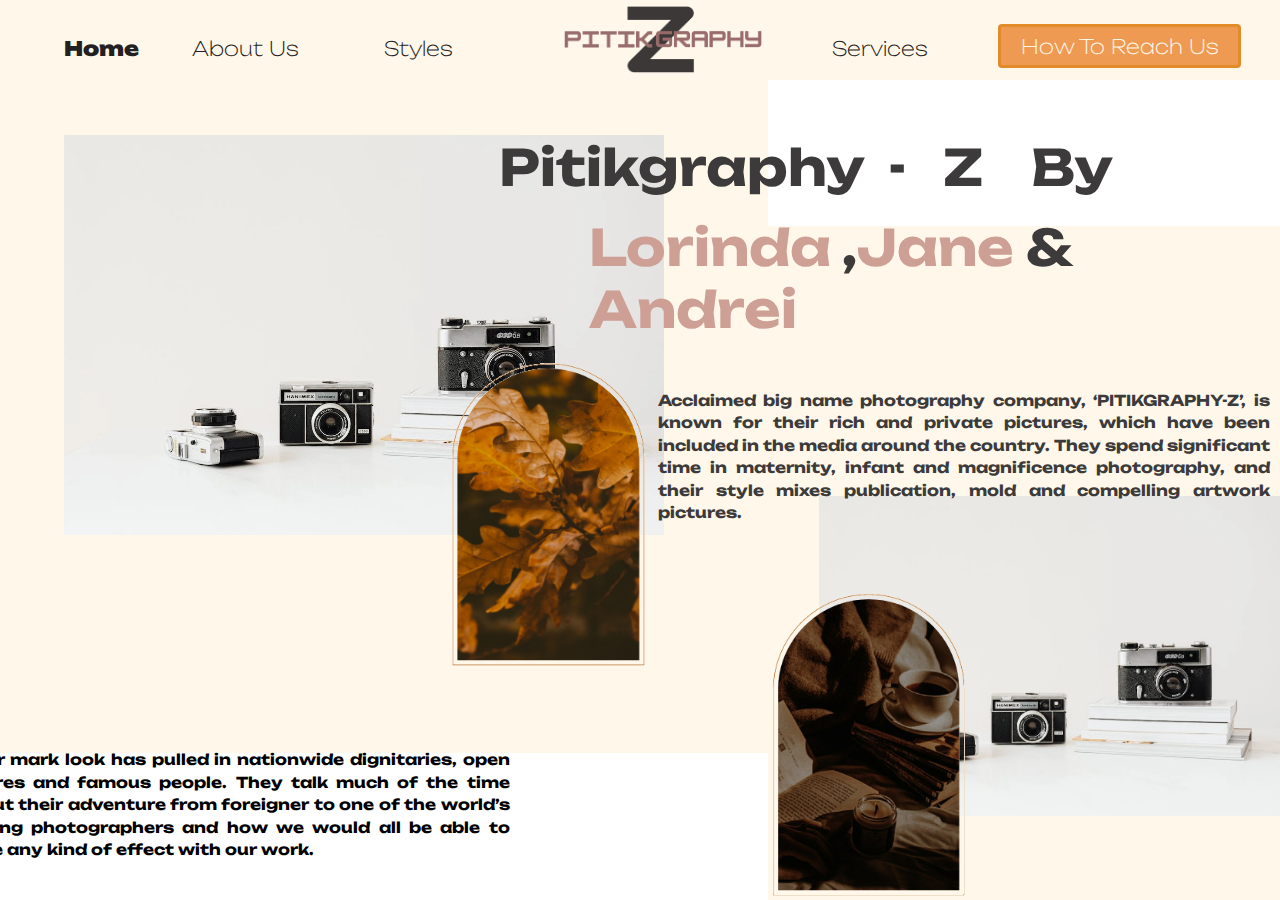
<file: index.html>
<!DOCTYPE html>
<html lang="en">
<head>
    <meta charset="UTF-8">
    <meta http-equiv="X-UA-Compatible" content="IE=edge">
    <meta name="viewport" content="width=device-width, initial-scale=1.0">
    <title>PITIKGRAPHY-Z</title>
    <link rel="shortcut icon" href="./images/icon/favicon.ico" type="image/x-icon">
    <link rel="preconnect" href="https://fonts.googleapis.com">
    <link rel="preconnect" href="https://fonts.gstatic.com" crossorigin>
    <link rel="stylesheet" href="./css/styles.css">
    <link href="https://fonts.googleapis.com/css2?family=Euphoria+Script&family=Exo+2&family=Fresca&family=Kaushan+Script&family=Teko&family=Unbounded&display=swap" rel="stylesheet">
</head>
<body>
    <div class="header">
        <a href="index.html"><img src="./images/header/logow.png" alt="Pitikgraphy Logo"></a>
        <h1 class="home"><a href="index.html">Home</a></h1>
        <h1 class="about"><a href="about.html">About Us</a></h1>
        <h1 class="style"><a href="design.html" target="_top">Styles</a></h1>
        <h1 class="services"><a href="service.html">Services</a></h1>
        <h1 class="reach"><a href="reach.html">How To Reach Us</a></h1>
    </div>

    <div class="top-container">
        <img src="./images/top-container/wallpaper.jpg" alt="INDEX PICTURE">
        <img id="image-one" src="./images/top-container/leaves.png" alt="INDEX PICTURE">
    </div>

    <div class="top-container-right">
        <img src="./images/top-container/wallpaper.jpg" alt="INDEX PICTURE">
        <img id="image-two" src="./images/top-container/books.png" alt="INDEX PICTURE">
    </div>

    <span class="title">Pitikgraphy &nbsp;- &nbsp; Z &nbsp;&nbsp;&nbsp;By</span>
    <span class="title-one"><span id="color-name">Lorinda </span>,<span id="color-name">Jane</span> & <span id="color-name">Andrei</span>
        <p id="top-p">
            Acclaimed big name photography company, ‘PITIKGRAPHY-Z’, is known for their rich and private pictures, which have been included in the media around the country. They spend significant time in maternity, infant and magnificence photography, and their style mixes publication, mold and compelling artwork pictures.
        </p>

        <p id="top-p2">Their mark look has pulled in nationwide dignitaries, open figures and famous people. They talk much of the time about their adventure from foreigner to one of the world’s driving photographers and how we would all be able to have any kind of effect with our work.</p>
</body>
</html>
</file>
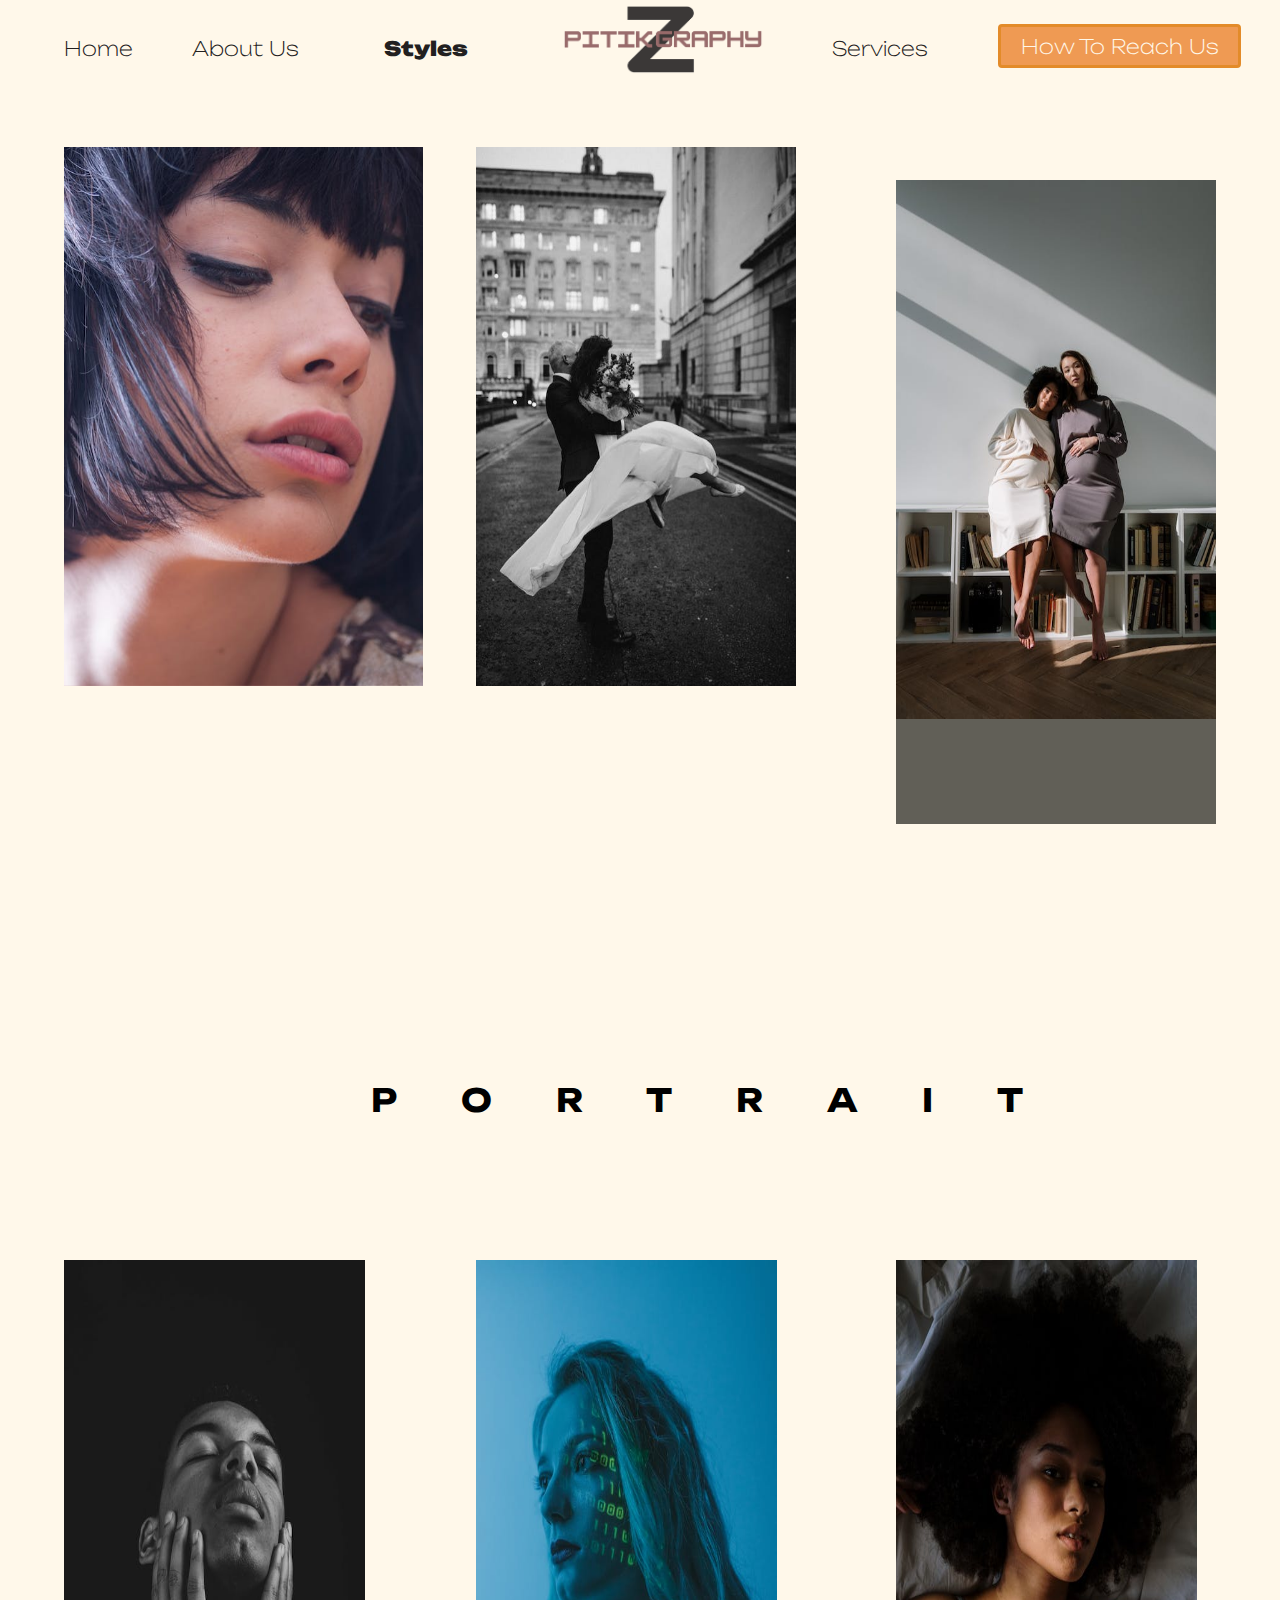
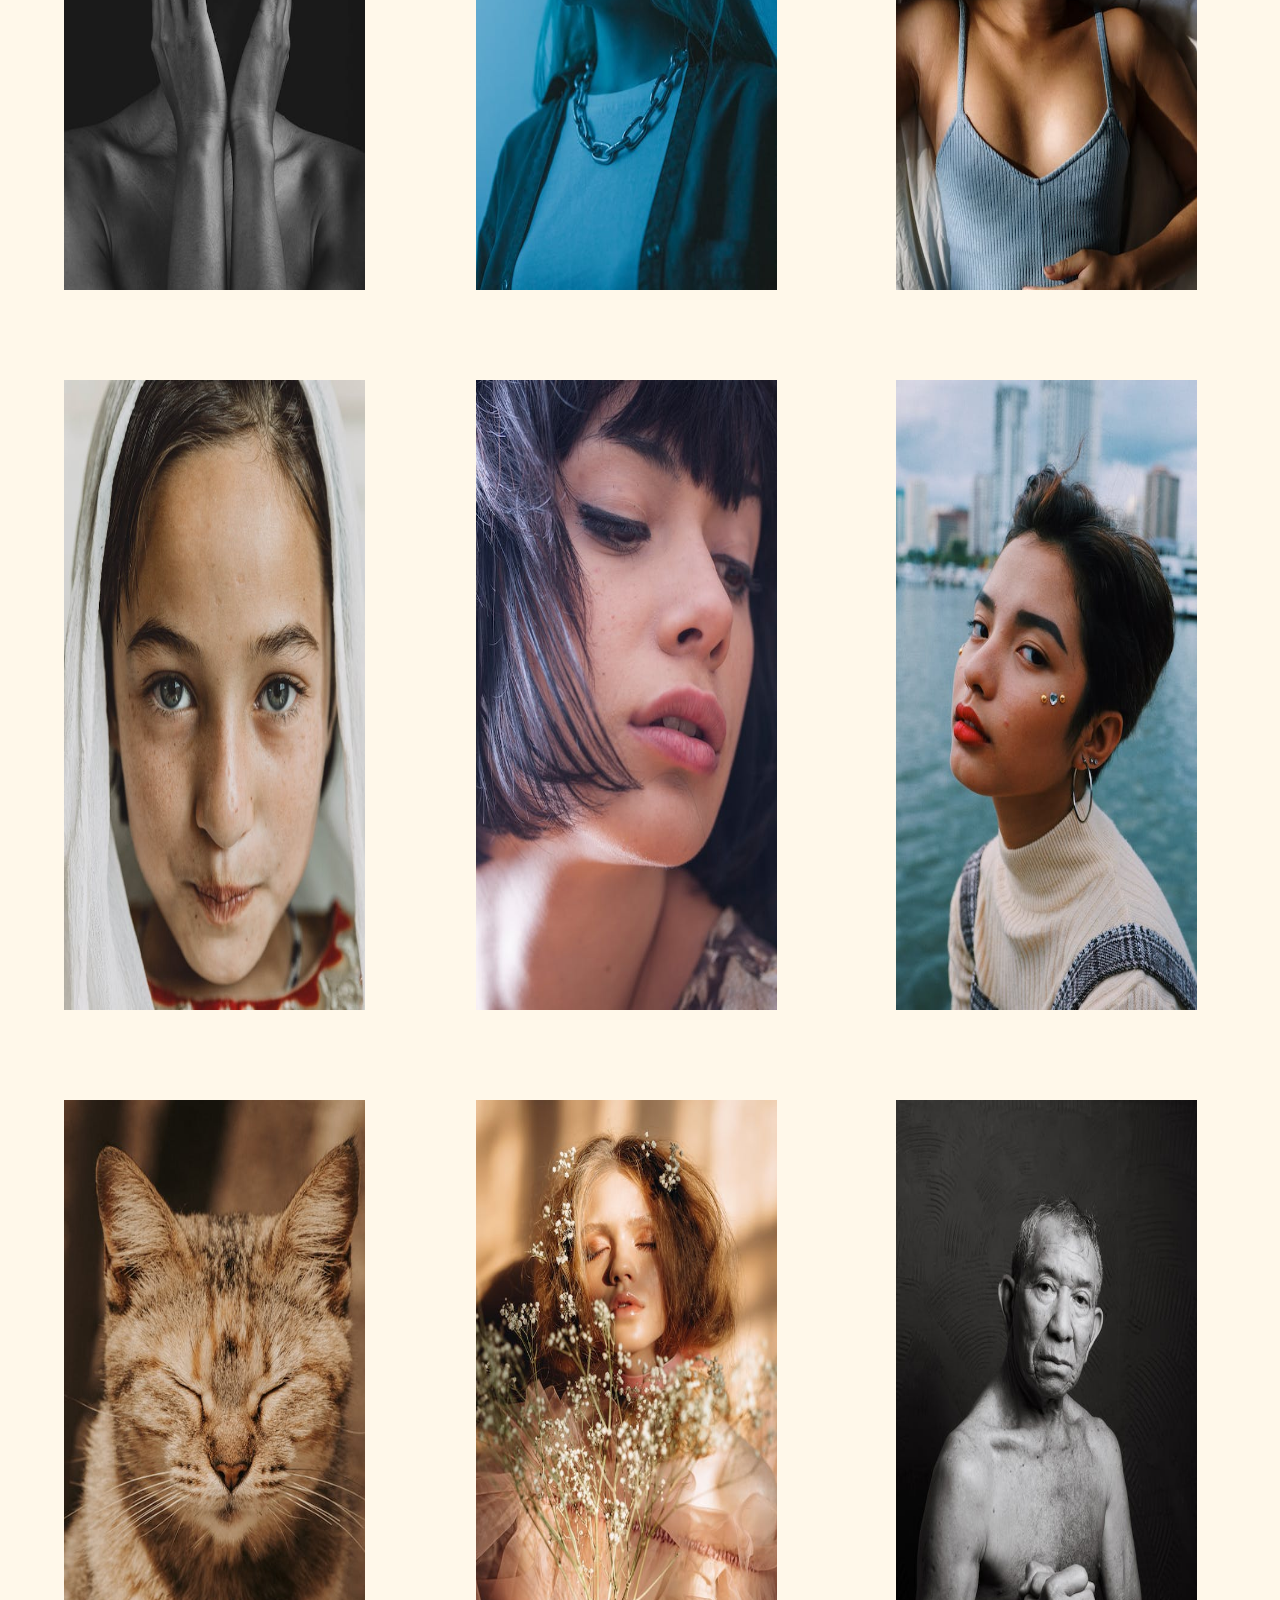
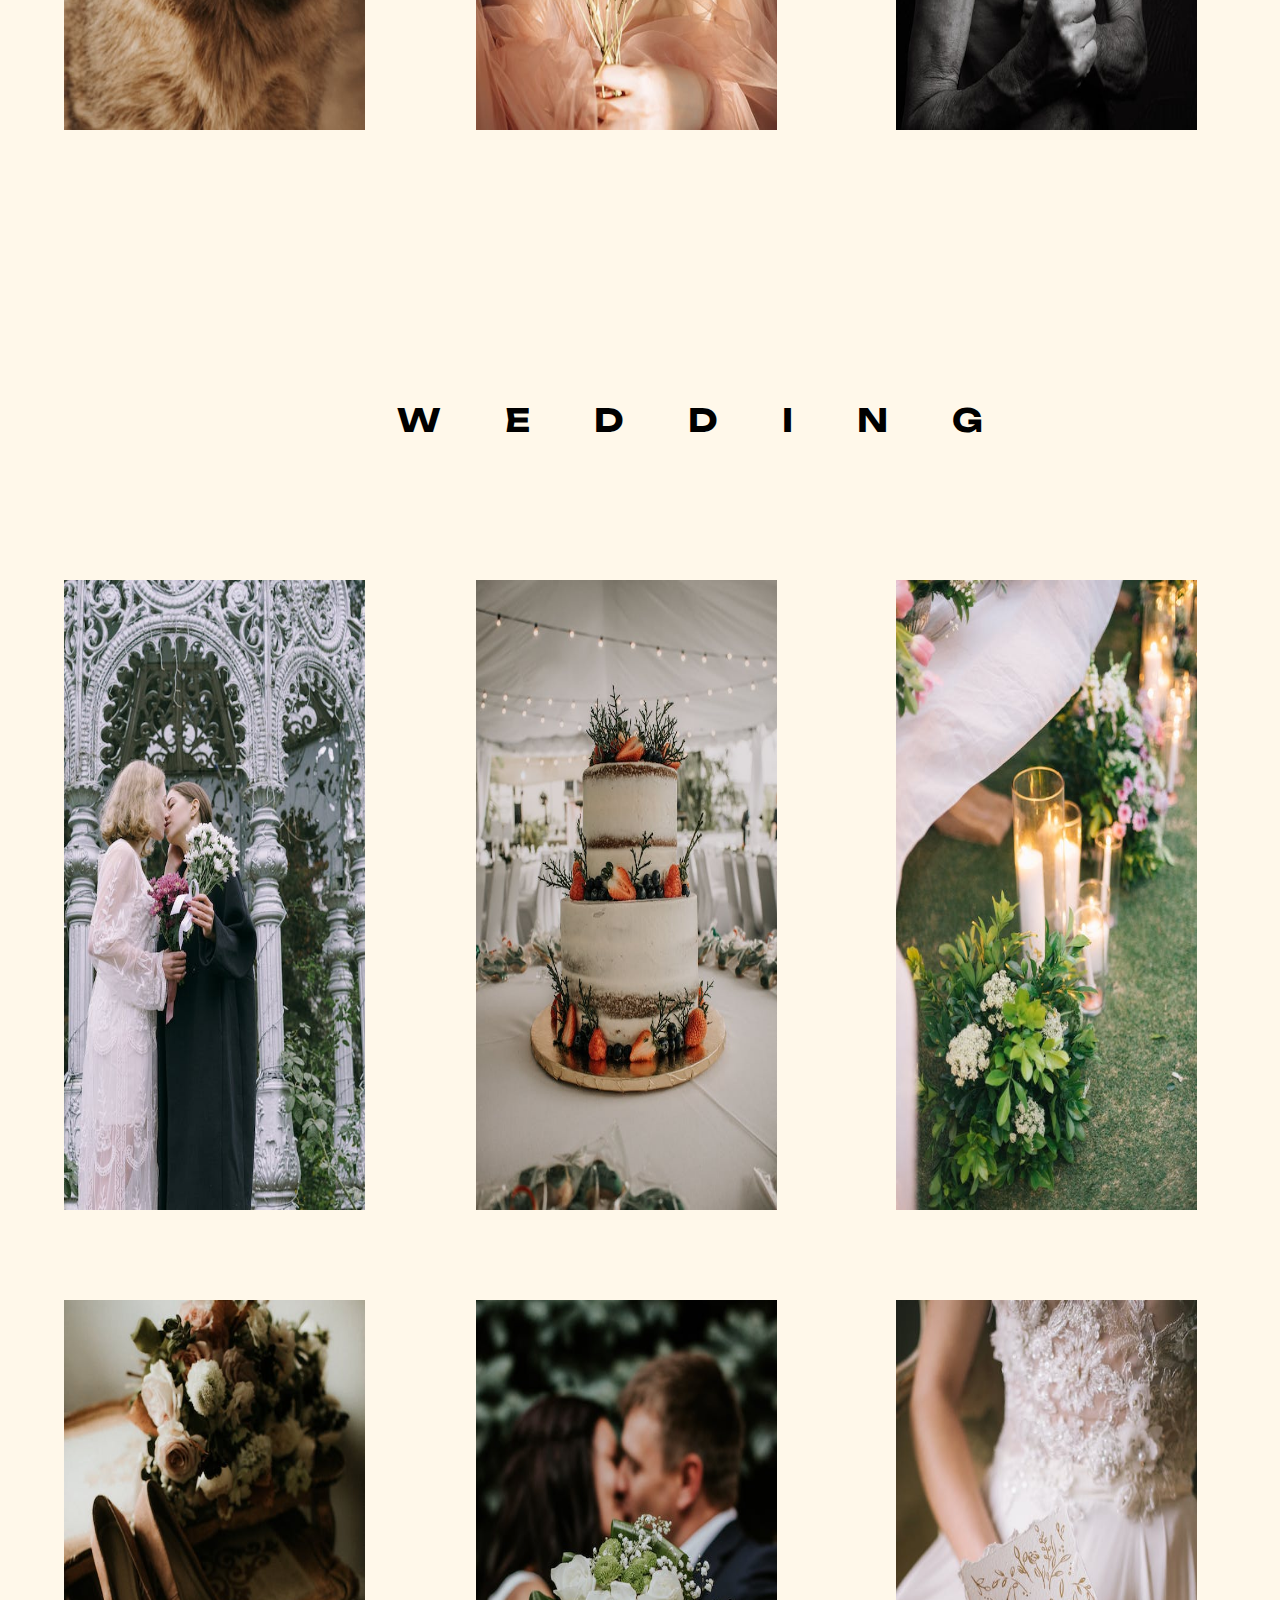
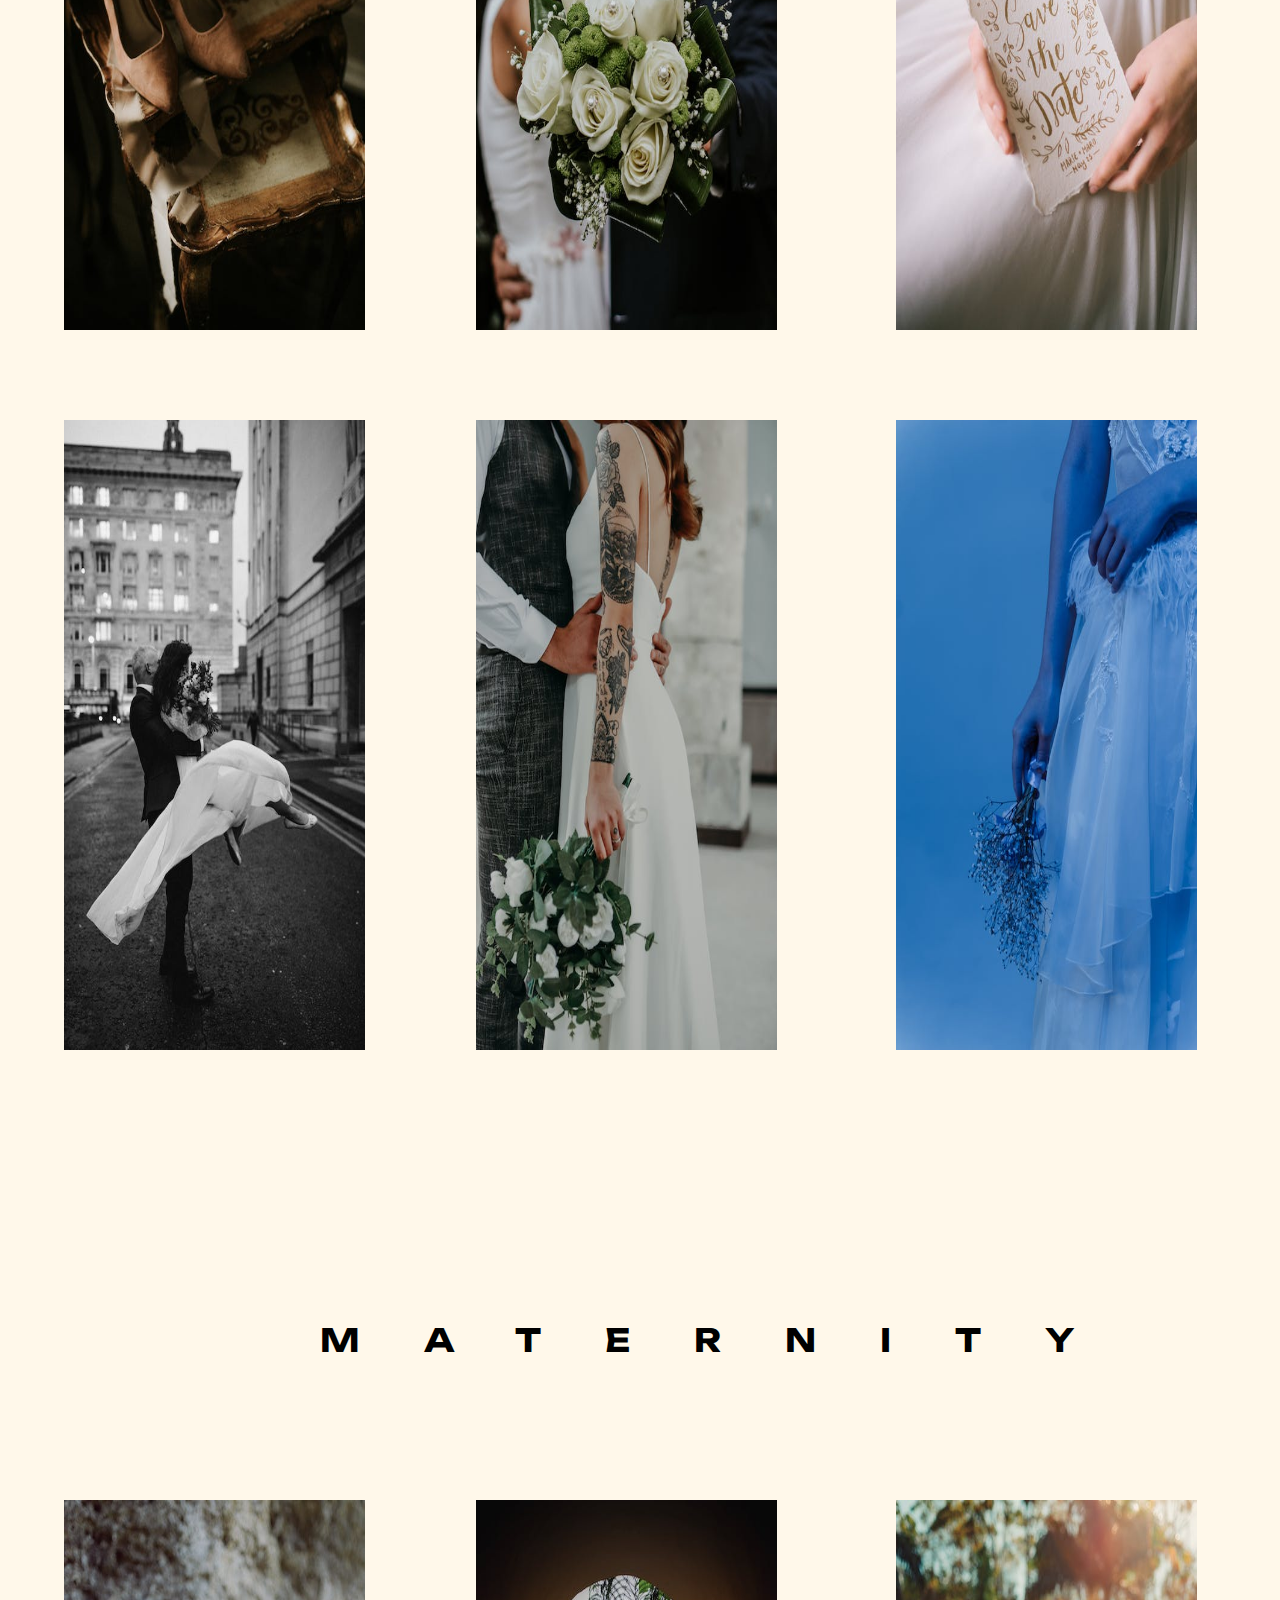
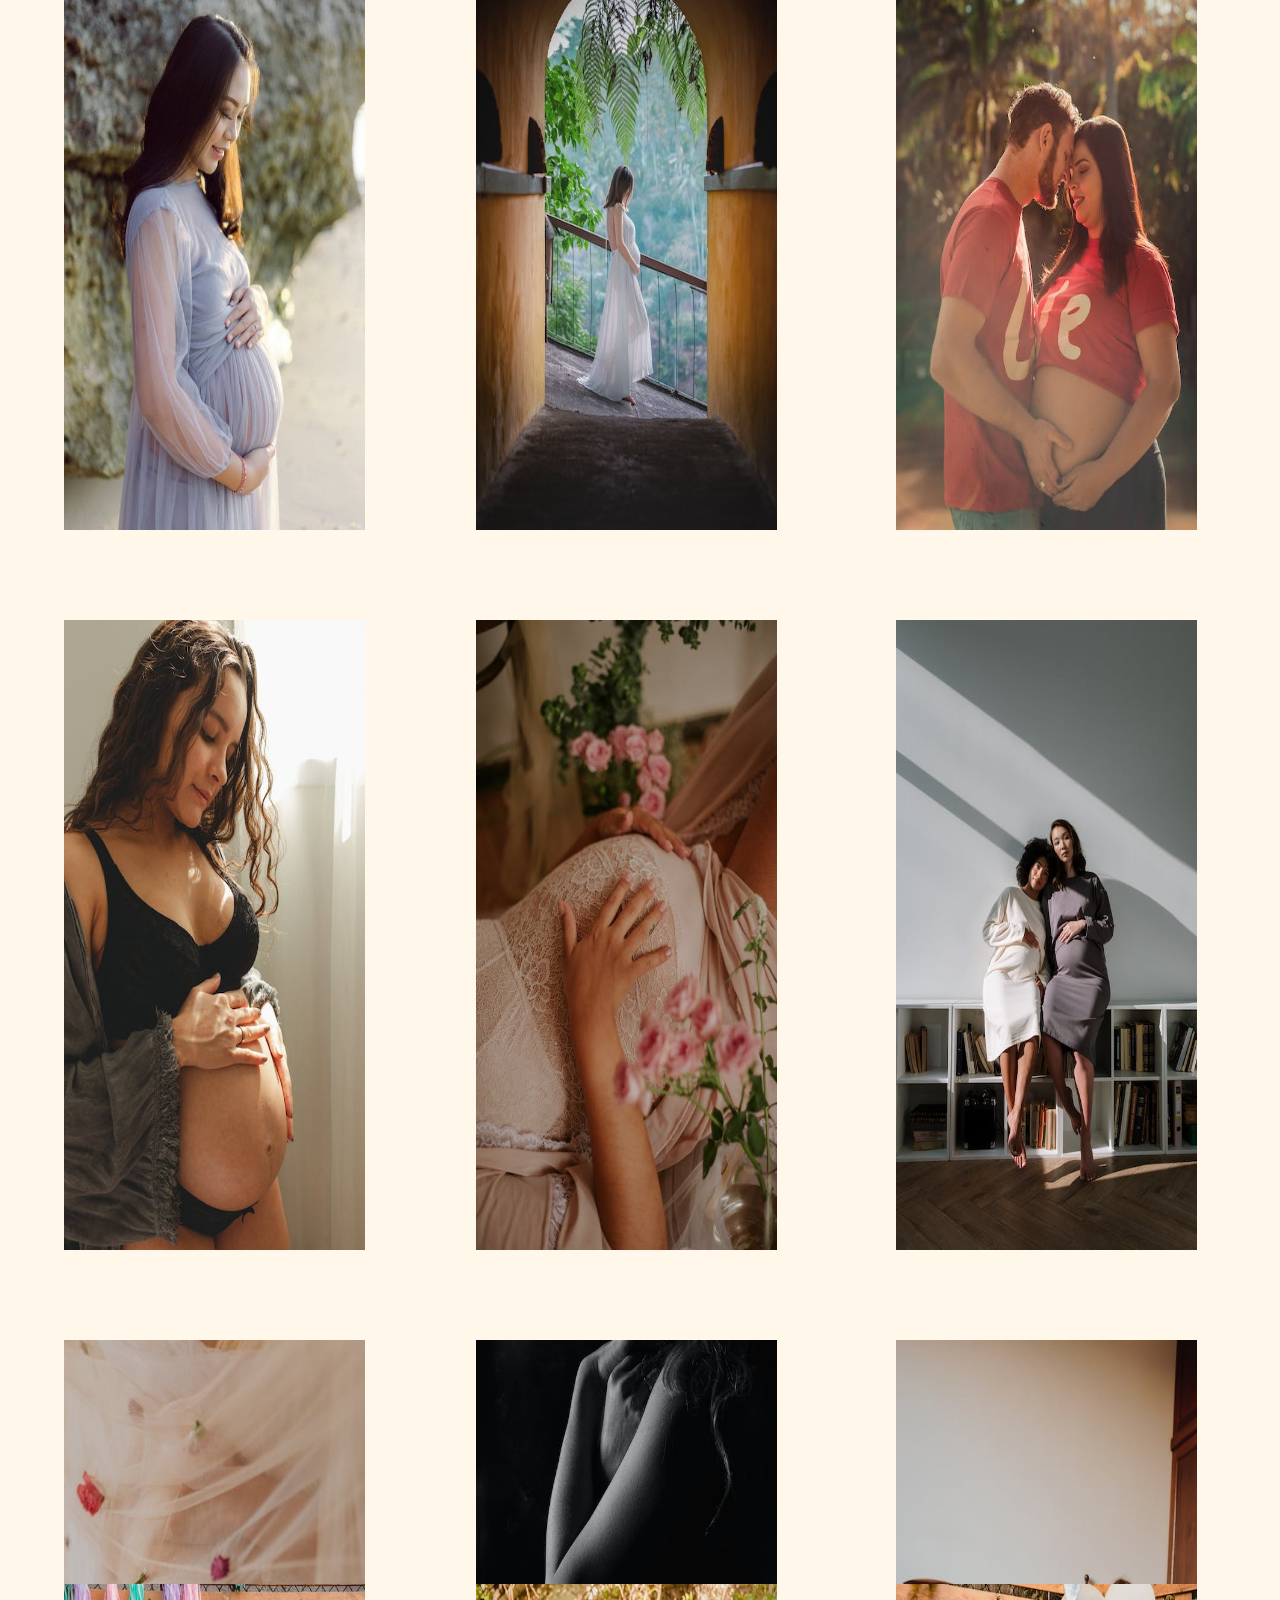
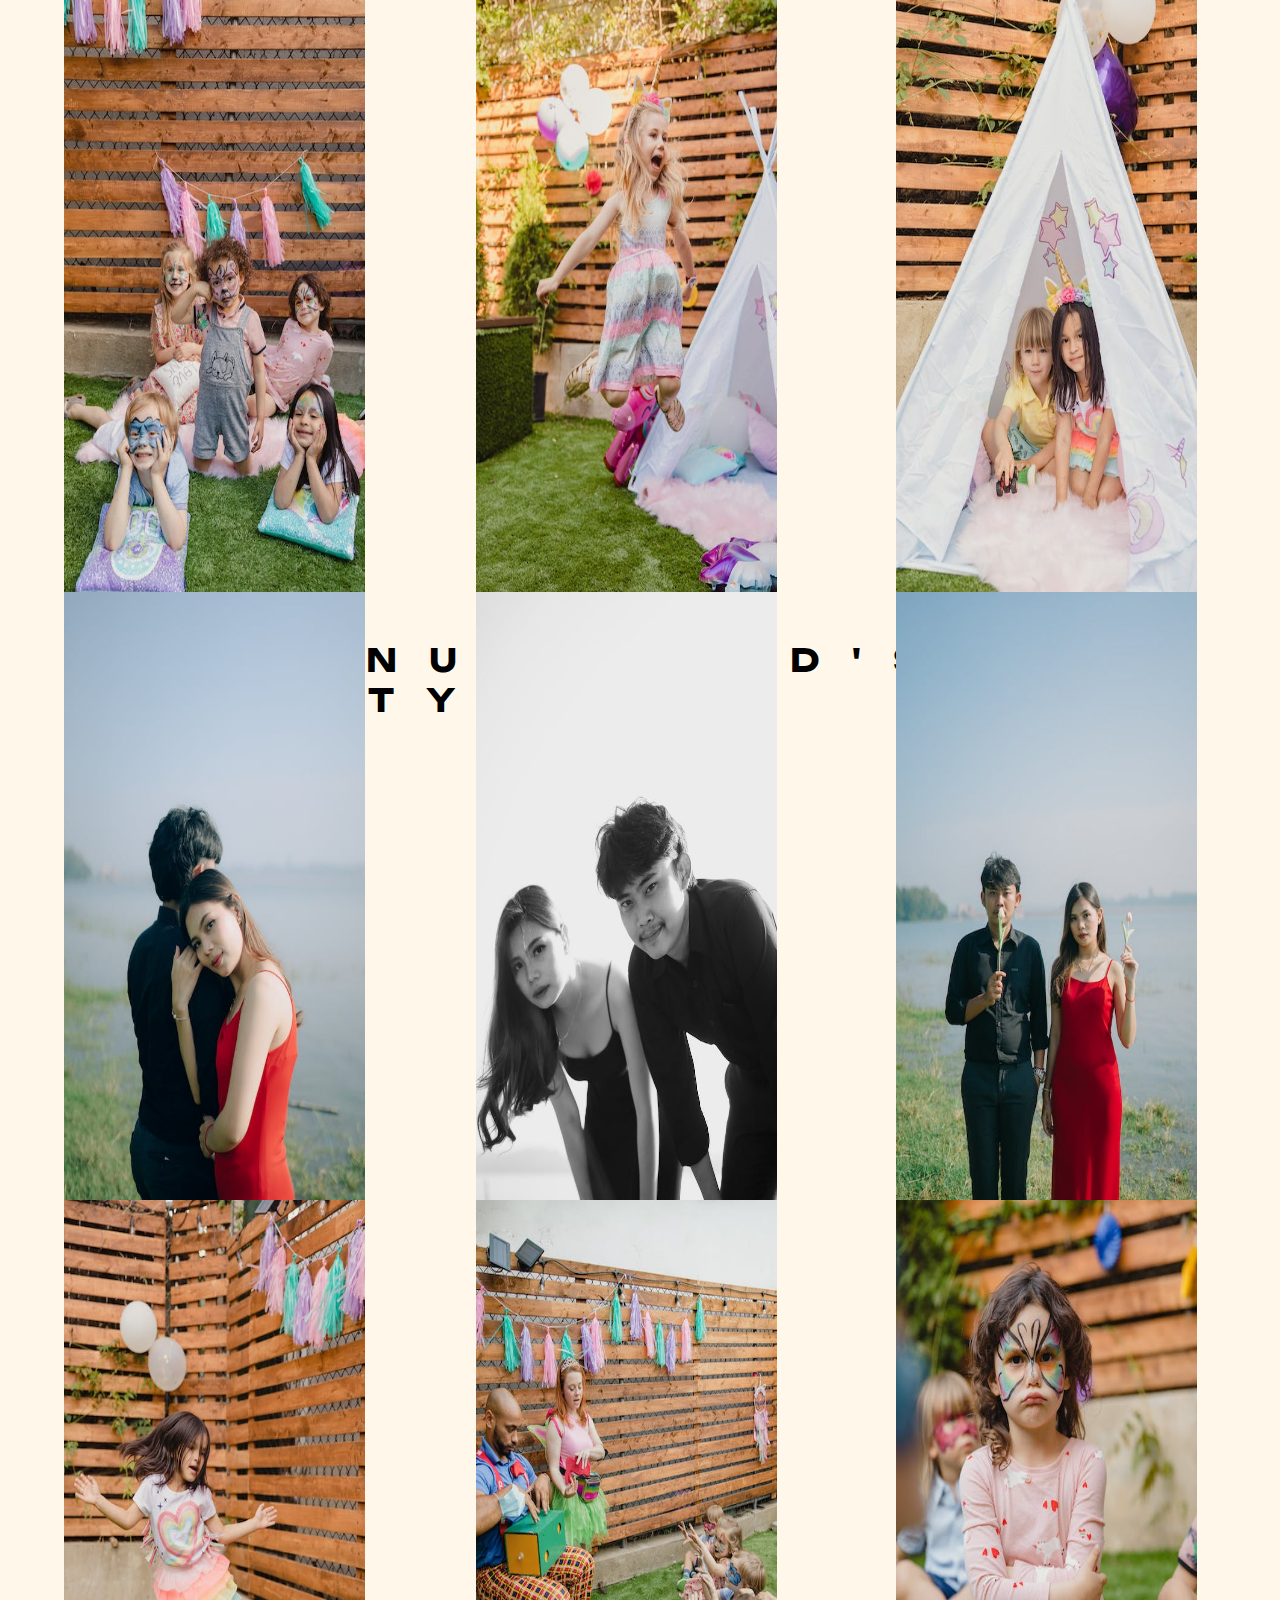
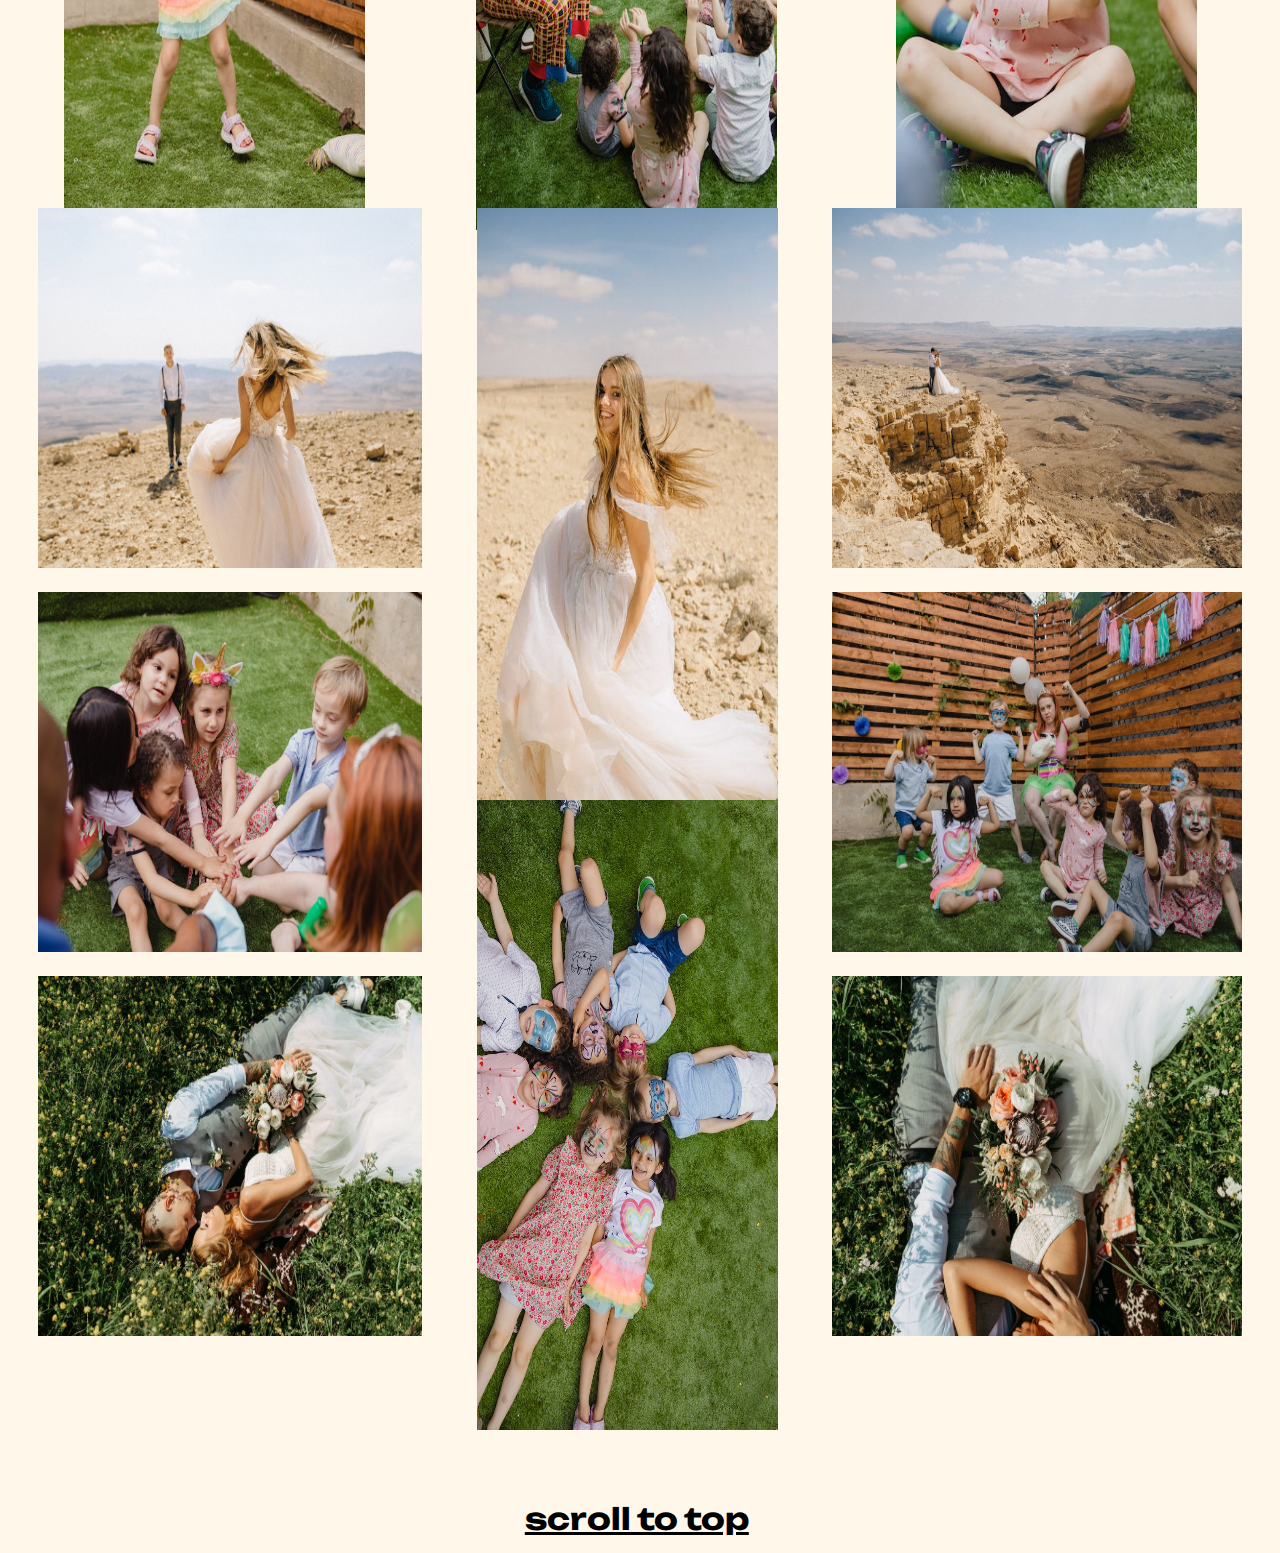
<file: design.html>
<!DOCTYPE html>
<html lang="en">
<head>
    <meta charset="UTF-8">
    <meta http-equiv="X-UA-Compatible" content="IE=edge">
    <meta name="viewport" content="width=device-width, initial-scale=1.0">
    <title>Styles</title>
    <link rel="stylesheet" href="./css/styles.css">
    <link rel="shortcut icon" href="./images/icon/favicon.ico" type="image/x-icon">
    <link rel="preconnect" href="https://fonts.googleapis.com">
    <link rel="preconnect" href="https://fonts.gstatic.com" crossorigin>
    <link href="https://fonts.googleapis.com/css2?family=Euphoria+Script&family=Exo+2&family=Fresca&family=Kaushan+Script&family=Teko&family=Unbounded&display=swap" rel="stylesheet">
</head>
<body>
    <div class="header">
        <a href="index.html"><img src="./images/header/logow.png" alt="Pitikgraphy Logo"></a>
        <h1 class="home"><a href="index.html" id="home-boldnot">Home</a></h1>
        <h1 class="about"><a href="about.html">About Us</a></h1>
        <h1 class="style"><a href="design.html" id="styles-bold">Styles</a></h1>
        <h1 class="services"><a href="service.html">Services</a></h1>
        <h1 class="reach"><a href="reach.html">How To Reach Us</a></h1>
    </div>

    <div class="styles-container">
        <div class="container">
            <img src="./images/portrait/nose.jpeg" class="nose-img" alt="Portrait Freckles">
            <div class="nose-more">
                <h1 class="nose-title">Portrait Photography</h1>
                <div class="nose-text"><a href="#port-scroll">more photos</a></div>
            </div>
        </div>
        <div class="container-two">
            <img src="./images/wedding/carry.jpeg" class="carry-img" alt="Carrying Bride">
            <div class="carry-more">
                <h1 class="carry-title">Wedding Photography</h1>
                <div class="carry-text"><a href="#wedd-scroll">more photos</a></div>
            </div>
            </div>
        </div>
        <div class="container-three">
            <img src="./images/fashion/pregg5.jpeg" class="model-img" alt="Two Pregnant Ladies">
            <div class="model-more">
                <h1 class="model-title">Maternity Photography</h1>
                <div class="model-text"><a href="#maternity-scroll">more photos</a></div>
            </div>  
            </div>
        </div>
    </div>

    <div class="portrait-more">
        <h1 class="portrait-text"><a href="design.html" id="port-scroll">PORTRAIT</a></h1>
        <div class="portrait1"> 
            <img src="./images/portrait/black.jpeg" id="portblack" alt="Portrait Black">
        </div>
        <div class="portrait2">
            <img src="./images/portrait/blue.jpeg" id="portblue" alt="Portrait Blue">
        </div>
        <div class="portrait3">
            <img src="./images/portrait/brown.jpeg" id="portbrown" alt="Portrait Laying">
        </div>
        <div class="portrait4">
            <img src="./images/portrait/kid.jpeg" id="portkid" alt="Portrait of a Kid">
        </div>
        <div class="portrait5">
            <img src="./images/portrait/nose.jpeg" id="portnose" alt="Portrait Freckles">
        </div>
        <div class="portrait6">
            <img src="./images/portrait/pierce.jpeg" id="portpierce" alt="Portrait Beads">
        </div>
        <div class="portrait7">
            <img src="./images/portrait/cat.jpeg" id="portcat" alt="Portrait of a Cat">
        </div>
        <div class="portrait8">
            <img src="./images/portrait/her.jpeg" id="portcat1" alt="Portrait Flower">
        </div>
        <div class="portrait9">
            <img src="./images/portrait/sir.jpeg" id="portcat2" alt="Portrait of an Old Man">
        </div>
        
        <h1 class="wedding-text"><a href="design.html" id="wedd-scroll">WEDDING</a></h1>
        <div class="wedding1"> 
            <img src="./images/wedding/bading.jpeg" id="weddbading" alt="Two Ladies Wedding">
        </div>
        <div class="wedding2"> 
            <img src="./images/wedding/cake.jpeg" id="weddcake" alt="Wedding Cake">
        </div>
        <div class="wedding3"> 
            <img src="./images/wedding/candles.jpeg" id="weddcandles" alt="Wedding Candles">
        </div>
        <div class="wedding4"> 
            <img src="./images/wedding/shoes.jpeg" id="weddshoes" alt="Bride's Shoes">
        </div>
        <div class="wedding5"> 
            <img src="./images/wedding/flower.jpeg" id="weddflower" alt="Bride's Flower">
        </div>
        <div class="wedding6"> 
            <img src="./images/wedding/invite.jpeg" id="weddinvite" alt="Bride's Invitation Card">
        </div>
        <div class="wedding7"> 
            <img src="./images/wedding/carry.jpeg" id="wedd1" alt="Carrying Bride">
        </div>
        <div class="wedding8"> 
            <img src="./images/wedding/tattoo.jpeg" id="wedd2" alt="Tatted Bride">
        </div>
        <div class="wedding9"> 
            <img src="./images/wedding/blues.jpeg" id="wedd3" alt="Lonely Bride">
        </div> 

        <h1 class="maternity-text"><a href="design.html" id="maternity-scroll">MATERNITY</a></h1>
        <div class="maternity1"> 
            <img src="./images/fashion/model.jpeg" id="maternity01" alt="Pregnant in Beach">
        </div>
        <div class="maternity2"> 
            <img src="./images/fashion/pregg.jpeg" id="maternity02" alt="pregnant in a Cave Type">
        </div>
        <div class="maternity3"> 
            <img src="./images/fashion/pregg2.jpeg" id="maternity03" alt="Mommy and Daddy pictures">
        </div>
        <div class="maternity4"> 
            <img src="./images/fashion/pregg3.jpeg" id="maternity04" alt="Home Session Maternity Photography">
        </div>
        <div class="maternity5"> 
            <img src="./images/fashion/pregg4.jpeg" id="maternity05" alt="No face Photography for Maternity">
        </div>
        <div class="maternity6"> 
            <img src="./images/fashion/pregg5.jpeg" id="maternity06" alt="Two Ladies">
        </div>
        <div class="maternity7"> 
            <img src="./images/fashion/pregg6.jpeg" id="maternity07" alt="Preggy">
        </div>
        <div class="maternity8"> 
            <img src="./images/fashion/pregg7.jpeg" id="maternity08" alt="Black and White Maternity Photography">
        </div>
        <div class="maternity9"> 
            <img src="./images/fashion/pregg8.jpeg" id="maternity09" alt="Maternity with a kid">

        <h1 class="prenup-kiddie-text"><a href="design.html" id="prekid-scroll">PRENUP & KID'S PARTY</a></h1>

        <div class="prenup01"> 
            <img src="./images/prenup_kiddies/prenup3.jpeg" id="prenup1" alt="">
        </div>
        <div class="prenup02"> 
            <img src="./images/prenup_kiddies/prenup4.jpeg" id="prenup2" alt="">
        </div>
        <div class="prenup03"> 
            <img src="./images/prenup_kiddies/prenup2.jpeg" id="prenup3" alt="">
        </div>
        <div class="birth1"> 
            <img src="./images/prenup_kiddies/kiddie1.jpeg" id="kid1" alt="">
        </div>
        <div class="birth2"> 
            <img src="./images/prenup_kiddies/kiddie2.jpeg" id="kid2" alt="">
        </div>
        <div class="birth3"> 
            <img src="./images/prenup_kiddies/kiddie3.jpeg" id="kid3" alt="">
        </div>
        <div class="prenup04"> 
            <img src="./images/prenup_kiddies/prenup5.jpeg" id="prenup4" alt="">
        </div>
        <div class="prenup05"> 
            <img src="./images/prenup_kiddies/prenup6.jpeg" id="prenup5" alt="">
        </div>
        <div class="prenup06"> 
            <img src="./images/prenup_kiddies/prenup7.jpeg" id="prenup6" alt="">
        </div>
        <div class="birth4"> 
            <img src="./images/prenup_kiddies/kiddie4.jpeg" id="kid4" alt="">
        </div>
        <div class="birth5"> 
            <img src="./images/prenup_kiddies/kiddie7.jpeg" id="kid5" alt="">
        </div>
        <div class="birth6"> 
            <img src="./images/prenup_kiddies/kiddie8.jpeg" id="kid6" alt="">
        </div>
        <div class="prenup07"> 
            <img src="./images/prenup_kiddies/prenup8.jpeg" id="prenup7" alt="">
        </div>
        <div class="prenup08"> 
            <img src="./images/prenup_kiddies/prenup10.jpeg" id="prenup8" alt="">
        </div>
        <div class="prenup09"> 
            <img src="./images/prenup_kiddies/prenup9.jpeg" id="prenup9" alt="">
        </div>
        <div class="birth7"> 
            <img src="./images/prenup_kiddies/kiddie6.jpeg" id="kid7" alt="">
        </div>
        <div class="birth8"> 
            <img src="./images/prenup_kiddies/kiddie5.jpeg" id="kid8" alt="">
        </div>
        <div class="birth9"> 
            <img src="./images/prenup_kiddies/kiddie9.jpeg" id="kid9" alt="">
        </div>  
        <div class="prenup10"> 
            <img src="./images/prenup_kiddies/prenup11.jpeg" id="prenup10" alt="">
        </div>
        <div class="prenup11"> 
            <img src="./images/prenup_kiddies/prenup12.jpeg" id="prenup11" alt="">
        </div>

        <h1 class="scroll-text"><a href="design.html" id="scroll-top">scroll to top</a></h1>
        </div> 
    </div>

</body>
</html>
</file>
<file: css/styles.css>
/* Body */
* {
    margin: 0;
}

/* HEADER, HOME, ABOUT, STYLES, BUSINESS, REACH US, LOGO */
.header {
    width: 100%;
    height: 80px;
    background-color: #FFF8EA;
}

.header img {
    width: 200px;
    display: inline-block;
    position: absolute;
    left: 44%;
    top: 0.5%;
}

/*--- HOME ---*/

.home a {
    text-decoration: none;
    color: #222020;
    font-family: 'Unbounded', cursive;
    font-weight: bolder;
    font-size: 20px;
    display: inline-block;
    position: absolute;
    left: 5%;
    top: 4%;
}

.home a::after {
    content: '';
    width: 0;
    height: 2px;
    background: #EF9A53;
    display: block;
    transition: 0.9s;
}

.home a:hover::after {
    width: 100%;
}

/*--- ABOUT ---*/

.about a {
    text-decoration: none;
    color: #222020;
    font-family: 'Unbounded', cursive;
    font-weight: 100;
    font-size: 20px;
    display: inline-block;
    position: absolute;
    left: 15%;
    top: 4%;
}

.about a::after {
    content: '';
    width: 0;
    height: 2px;
    background: #EF9A53;
    display: block;
    transition: 0.9s;
}

.about a:hover::after {
    width: 100%;
}

/*--- STYLE ---*/

.style a {
    text-decoration: none;
    color: #222020;
    font-family: 'Unbounded', cursive;
    font-weight: 100;
    font-size: 20px;
    display: inline-block;
    position: absolute;
    left: 30%;
    top: 4%; 
}

.style a::after {
    content: '';
    width: 0;
    height: 2px;
    background: #EF9A53;
    display: block;
    transition: 0.9s;
}

.style a:hover::after {
    width: 100%;
}

/*--- Services ---*/

.services a {
    text-decoration: none;
    color: #222020;
    font-family: 'Unbounded', cursive;
    font-weight: 100;
    font-size: 20px;
    display: inline-block;
    position: absolute;
    left: 65%;
    top: 4%; 
}

.services a::after {
    content: '';
    width: 0;
    height: 2px;
    background: #EF9A53;
    display: block;
    transition: 0.9s;
}

.services a:hover::after {
    width: 100%;
}

/*--- HOW TO REACH US ---*/

.reach a {
    text-decoration: none;
    color: #FFF8EA;
    font-family: 'Unbounded', cursive;
    font-weight: 100;
    font-size: 20px;
    display: inline-block;
    position: absolute;
    left: 78%;
    top: 2.7%; 
    border: 3px solid #E38B29;
    padding: 0.5%;
    padding-left: 1.5%;
    padding-right: 1.5%;
    border-radius: 4px;
    background-color: #EF9A53;
}

.reach a:hover {
    background-color: #E38B29;
}

/* --- TITLE TOP CONTAINER ---*/

.top-container {
    width: 60%;
    height: 673px;
    background-color: #FFF8EA;
}

/* IMAGE LEFT SIDE */
.top-container img {
    width: 600px;
    position: absolute;
    left: 5%;
    top: 15%;
}

#image-one {
    width: 200px;
    position: absolute;
    left: 35%;
    top: 40%;
}

/* TITLE "PITIKGRAPHY-Z" USING SPAN ELEMENT */
.title {
    font-weight: bolder;
    font-size: 50px;
    font-family: 'Unbounded', cursive;
    color: #3c3a3a;
    position: absolute;
    left: 39%;
    top: 13%;
    line-height: 2;
}

/* TITLE "LORINDA AND JANE" USING SPAN */
.title-one {
    font-size: 50px;
    font-weight: bolder;
    font-family: 'Unbounded', cursive;
    color: #3c3a3a;
    position: absolute;
    left: 46%;
    top: 24%;
    display: inline-block;
}

/* COLOR NAME "LORINDA" USING SPAN ELEMENT */
#color-name {
    color: #CD9F95;
}

/* DIV ELEMENT - RIGHT SIDE */
.top-container-right {
    width: 40%;
    height: 674px;
    background-color: #FFF8EA;
    position: absolute;
    left: 60%;
    bottom: 0;
    display: inline-block;
}

/* IMAGE RIGHT SIDE */
.top-container-right img {
    width: 480px;
    position: absolute;
    left: 10%;
    top: 40%;
}

#image-two {
    width: 200px;
    position: absolute;
    left: 0;
    top: 54%;
}

/* PARAGRAPH TEXT UNDER TITLE*/
#top-p {
    font-size: 15px;
    font-family: 'Unbounded', cursive;
    display: inline-block;
    position: absolute;
    left: 10%;
    top: 140%;
    line-height: 1.5;
    text-align: justify;
    padding-right: 10px;
}

#top-p2 {
    font-size: 15px;
    color: #000;
    font-family: 'Unbounded', cursive;
    display: inline-block;
    position: absolute;
    right: 110%;
    top: 430%;
    width: 80%;
    line-height: 1.5;
    text-align: justify;
    padding-right: 10px;
}


/* about us new page */

/* EXPLORE BUTTON  */
.explore a {
    text-decoration: none;
    color: #FFF8EA;
    font-family: 'Unbounded', cursive;
    font-weight: 100;
    font-size: 20px;
    display: inline-block;
    position: absolute;
    left: 10%;
    top: 450%;
    border: 3px solid #E38B29;
    padding: 0.5%;
    padding-left: 1.5%;
    padding-right: 1.5%;
    border-radius: 4px;
    background-color: #EF9A53;
}

.explore a:hover {
    background-color: #E38B29;
}

/* bold-text */

#home-boldnot {
    text-decoration: none;
    color: #222020;
    font-family: 'Unbounded', cursive;
    font-weight: 100;
    font-size: 20px;
    display: inline-block;
    position: absolute;
    left: 5%;
    top: 4%;
}

#about-bold {
    text-decoration: none;
    color: #222020;
    font-family: 'Unbounded', cursive;
    font-weight: bolder;
    font-size: 20px;
    display: inline-block;
    position: absolute;
    left: 15%;
    top: 4%;
}

#styles-bold {
    text-decoration: none;
    color: #222020;
    font-family: 'Unbounded', cursive;
    font-weight: bolder;
    font-size: 20px;
    display: inline-block;
    position: absolute;
    left: 30%;
    top: 4%; 
}

#service-bold {
    text-decoration: none;
    color: #222020;
    font-family: 'Unbounded', cursive;
    font-weight: bolder;
    font-size: 20px;
    display: inline-block;
    position: absolute;
    left: 65%;
    top: 4%; 
}

#reach-bold {
    text-decoration: none;
    color: #FFF8EA;
    font-family: 'Unbounded', cursive;
    font-weight: bolder;
    font-size: 20px;
    display: inline-block;
    position: absolute;
    left: 78%;
    top: 2.7%; 
    border: 3px solid #E38B29;
    padding: 0.5%;
    padding-left: 1.5%;
    padding-right: 1.5%;
    border-radius: 4px;
    background-color: #EF9A53;
}

/* styles */

.styles-container {
    background-color: #FFF8EA;
    height: 673px;
    width: 100%;
}

.container {
    position: relative;
    background-color: #bf9290d6;
    width: 23.6%;
    height: 80%;
    left: 5%;
    top: 10%;
}

.nose-img {
    height: 100%;
    opacity: 1;
    display: block;
    transition: .5s ease;
    backface-visibility: hidden;
    position: relative;
}

.nose-more {
    transition: .5 ease;
    opacity: 0;
    position: absolute;
    left: 50%;
    top: 50%;
    transform: translate(-50%, -50%);
    -ms-transform: translate(-50%, -50%);
    text-align: center;
}

.container:hover .nose-img {
    opacity: 0.3;
}

.container:hover .nose-more {
    opacity: 1;
}

.nose-text {
    color: #000;
    position: relative;
    top: 150px;
}

.nose-text a {
    font-size: 20px;
    font-family: 'Unbounded', cursive;
    color: #000;
}

.nose-title {
    font-family: 'Unbounded', cursive;
}

.container-two {
    background-color: rgba(218, 215, 203, 0.767);
    position: relative;
    width: 25%;
    height: 80%;
    left: 37.2%;
    bottom: 70%;
}

.carry-img {
    height: 100%;
    width: 100%;
    opacity: 1;
    display: block;
    transition: .5s ease;
    backface-visibility: hidden;
    position: relative;
}

.carry-more {
    transition: .5 ease;
    opacity: 0;
    position: absolute;
    left: 50%;
    top: 50%;
    transform: translate(-50%, -50%);
    -ms-transform: translate(-50%, -50%);
    text-align: center;
}

.container-two:hover .carry-img {
    opacity: 0.3;
}

.container-two:hover .carry-more {
    opacity: 1;
}

.carry-title {
    font-family: 'Unbounded', cursive;
}

.carry-text {
    color: #000;
    font-size: 16px;
    position: relative;
    top: 150px;
}

.carry-text a {
    font-size: 20px;
    font-family: 'Unbounded', cursive;
    color:#000
}

.container-three {
    background-color: rgba(49, 48, 43, 0.767);
    position: absolute;
    width: 25%;
    height: 71.5%;
    left: 70%;
    top: 20%;
}

.model-img {
    height: 539px;
    width: 100%;
    opacity: 1;
    display: block;
    transition: .5s ease;
    backface-visibility: hidden;
    position: relative;
}

.model-more {
    transition: .5 ease;
    opacity: 0;
    position: absolute;
    left: 50%;
    top: 50%;
    transform: translate(-50%, -50%);
    -ms-transform: translate(-50%, -50%);
    text-align: center;
}

.container-three:hover .model-img {
    opacity: 0.3;
}

.container-three:hover .model-more {
    opacity: 1;
}

.model-title {
    font-family: 'Unbounded', cursive;
}

.model-text {
    color: #000;
    font-size: 16px;
    position: relative;
    top: 150px;
}

.model-text a {
    font-size: 20px;
    font-family: 'Unbounded', cursive;
    color:#000
}

/* ABOUT US PAGE */

.about-page {
    position: absolute;
    background-color: #FFF8EA;
    height: 673px;
    width: 100%;
}

.off-img {
    position: absolute;
    height: 90%;
    width: 55%;
    left: 5%;
    top: 7%;
}

.about-info {
    position: absolute;
    left: 73%;
    top: 5%;
    font-family: 'Unbounded', cursive;
}

#about-text {
    position: absolute;
    left: 62%;
    top: 12%;
    display: inline-block;
    font-size: 15px;
    font-family: 'Unbounded', cursive;
    text-align: justify;
    width: 33%;
    line-height: 2;
}

.about-members {
    background-color: #FFF8EA;
    position: absolute;
    height: 500%;
    width: 100%;
    top: 99%;
    display: inline-block;
}

.we-are {
    position: absolute;
    left: 44%;
    top: 5%;
    font-size: 30px;
    font-family: 'Unbounded', cursive;
    font-weight: bold;
    display: inline-block;
}

.we-are::after {
    content: '';
    width: 0;
    height: 2px;
    background: #273d7b;
    display: block;
    transition: 0.9s;
}

.we-are:hover::after {
    width: 100%;
}

.jane-background {
    position: absolute;
    background-color: rgba(170, 96, 67, 0.799);
    width: 85%;
    height: 600px;
    left: 8%;
    top: 10%;
}

.jane {
    position: absolute;
    width: 40%;
    height: 100%;
    left: 60%;
    opacity: 1;
    display: block;
    transition: .5s ease;
    backface-visibility: hidden;
}

.jane-name {
    position: absolute;
    left: 15%;
    top: 10%;
    font-size: 30px;
    font-family: 'Unbounded', cursive;
}

#jane-text {
    position: absolute;
    left: 8%;
    top: 20%;
    font-size: 20px;
    font-family: 'Unbounded', cursive;
    width: 45%;
    display: inline-block;
    text-align: center;
}

.jane-behind {
    transition: .5 ease;
    opacity: 0;
    position: absolute;
    left: 50%;
    top: 50%;
    transform: translate(-50%, -50%);
    -ms-transform: translate(-50%, -50%);
}

.jane-background:hover .jane {
    opacity: 0.3;
}

.jane-background:hover .jane-behind {
    opacity: 1;
}

.jane-title {
    font-family: 'Unbounded', cursive; 
    position: absolute;
    width: 448px;
    display: inline-block;
    left: 75%;
    bottom: 330px;
}

.jane-success {
    font-family: 'Unbounded', cursive;
    line-height: 1.5;
    letter-spacing: 0.25em;
    display: inline-block;
    position: relative;
    width: 65%;
    text-align: center;
    left: 75%;
    top: 20px;
}

.lorinda-background {
    position: absolute;
    background-color: rgba(47, 114, 28, 0.385);
    width: 85%;
    height: 600px;
    left: 8%;
    top: 30%;
}

.lorinda {
    position: absolute;
    width: 40%;
    height: 100%;
    opacity: 1;
    display: block;
    transition: .5s ease;
    backface-visibility: hidden;
}

.lorinda-name {
    position: absolute;
    left: 60%;
    top: 10%;
    font-size: 30px;
    font-family: 'Unbounded', cursive;
}

#lorinda-text {
    position: absolute;
    left: 46%;
    top: 20%;
    font-size: 20px;
    font-family: 'Unbounded', cursive;
    width: 45%;
    display: inline-block;
    text-align: center;
}

.lorinda-behind {
    transition: .5 ease;
    opacity: 0;
    position: absolute;
    left: 50%;
    top: 50%;
    transform: translate(-50%, -50%);
    -ms-transform: translate(-50%, -50%);
}

.lorinda-background:hover .lorinda {
    opacity: 0.3;
}

.lorinda-background:hover .lorinda-behind {
    opacity: 1;
}

.lorinda-title {
    font-family: 'Unbounded', cursive; 
    position: absolute;
    width: 448px;
    display: inline-block;
    right: 75%;
    bottom: 310px;
}

.lorinda-success {
    font-family: 'Unbounded', cursive;
    line-height: 1.5;
    letter-spacing: 0.25em;
    display: inline-block;
    position: relative;
    width: 65%;
    text-align: center;
    right: 43%;
}

.andrei-background {
    position: absolute;
    background-color: rgba(179, 161, 154, 0.799);
    width: 85%;
    height: 600px;
    left: 8%;
    top: 50%;
}

.andrei {
    position: absolute;
    width: 40%;
    height: 100%;
    left: 60%;
    opacity: 1;
    display: block;
    transition: .5s ease;
    backface-visibility: hidden;
}

.andrei-name {
    position: absolute;
    left: 17%;
    top: 10%;
    font-size: 30px;
    font-family: 'Unbounded', cursive;
}

#andrei-text {
    position: absolute;
    left: 8%;
    top: 20%;
    font-size: 20px;
    font-family: 'Unbounded', cursive;
    width: 45%;
    display: inline-block;
    text-align: center;
}

.andrei-behind {
    transition: .5 ease;
    opacity: 0;
    position: absolute;
    left: 50%;
    top: 50%;
    transform: translate(-50%, -50%);
    -ms-transform: translate(-50%, -50%);
}

.andrei-background:hover .andrei {
    opacity: 0.3;
}

.andrei-background:hover .andrei-behind {
    opacity: 1;
}

.andrei-title {
    font-family: 'Unbounded', cursive; 
    position: absolute;
    width: 448px;
    display: inline-block;
    left: 75%;
    bottom: 330px;
}

.andrei-success {
    font-family: 'Unbounded', cursive;
    line-height: 1.5;
    letter-spacing: 0.25em;
    display: inline-block;
    position: relative;
    width: 65%;
    text-align: center;
    left: 75%;
    top: 20px;
}

.behind-success {
    position: absolute;
    height: 375px;
    width: 100%;
    top: 90%;   
    background-color: rgb(86, 51, 51);
}

/* STYLES MORE PHOTOS */

.portrait-more {
    background-color: #FFF8EA;
    width: 100%;
    height: 650em;

}

.portrait-text a{
    text-decoration: none; 
    color: #000;
}

.portrait-text {
    font-family: 'Unbounded', cursive;
    letter-spacing: 2em;
    display: inline-block;
    position: absolute;
    left: 29%;
    top: 120%;
} 

#portblack {
    width: 23.5%;
    height: 70%;
    position: absolute;
    display: inline-block;
    left: 5%;
    top: 140%;
}

#portblue {
    width: 23.5%;
    height: 70%;
    position: absolute;
    display: inline-block;
    left: 37.2%;
    top: 140%;
}

#portbrown {
    width: 23.5%;
    height: 70%;
    position: absolute;
    display: inline-block;
    left: 70%;
    top: 140%;
}

#portkid {
    width: 23.5%;
    height: 70%;
    position: absolute;
    display: inline-block;
    left: 5%;
    top: 220%;
}

#portnose{
    width: 23.5%;
    height: 70%;
    position: absolute;
    display: inline-block;
    left: 37.2%;
    top: 220%;
}

#portpierce {
    width: 23.5%;
    height: 70%;
    position: absolute;
    display: inline-block;
    left: 70%;
    top: 220%;
}

#portcat {
    width: 23.5%;
    height: 70%;
    position: absolute;
    display: inline-block;
    left: 5%;
    top: 300%;
}

#portcat1{
    width: 23.5%;
    height: 70%;
    position: absolute;
    display: inline-block;
    left: 37.2%;
    top: 300%;
}

#portcat2 {
    width: 23.5%;
    height: 70%;
    position: absolute;
    display: inline-block;
    left: 70%;
    top: 300%;
}

/* WEDDING MORE PHOTOS */

.wedding-text a{
    text-decoration: none; 
    color: #000;
}

.wedding-text {
    font-family: 'Unbounded', cursive;
    letter-spacing: 2em;
    display: inline-block;
    position: absolute;
    left: 31%;
    top: 400%;
}

#weddbading {
    width: 23.5%;
    height: 70%;
    position: absolute;
    display: inline-block;
    left: 5%;
    top: 420%;
}

#weddcake{
    width: 23.5%;
    height: 70%;
    position: absolute;
    display: inline-block;
    left: 37.2%;
    top: 420%;
}

#weddcandles {
    width: 23.5%;
    height: 70%;
    position: absolute;
    display: inline-block;
    left: 70%;
    top: 420%;
} 

#weddshoes {
    width: 23.5%;
    height: 70%;
    position: absolute;
    display: inline-block;
    left: 5%;
    top: 500%;
}

#weddflower{
    width: 23.5%;
    height: 70%;
    position: absolute;
    display: inline-block;
    left: 37.2%;
    top: 500%;
}

#weddinvite {
    width: 23.5%;
    height: 70%;
    position: absolute;
    display: inline-block;
    left: 70%;
    top: 500%;
} 

#wedd1 {
    width: 23.5%;
    height: 70%;
    position: absolute;
    display: inline-block;
    left: 5%;
    top: 580%;
}

#wedd2{
    width: 23.5%;
    height: 70%;
    position: absolute;
    display: inline-block;
    left: 37.2%;
    top: 580%;
}

#wedd3 {
    width: 23.5%;
    height: 70%;
    position: absolute;
    display: inline-block;
    left: 70%;
    top: 580%;
} 

/* MATERNITY MORE */

.maternity-text a{
    text-decoration: none; 
    color: #000;
}

.maternity-text {
    font-family: 'Unbounded', cursive;
    letter-spacing: 2em;
    display: inline-block;
    position: absolute;
    left: 25%;
    top: 680%;
}

#maternity01 {
    width: 23.5%;
    height: 70%;
    position: absolute;
    display: inline-block;
    left: 5%;
    top: 700%;
}

#maternity02{
    width: 23.5%;
    height: 70%;
    position: absolute;
    display: inline-block;
    left: 37.2%;
    top: 700%;
}

#maternity03 {
    width: 23.5%;
    height: 70%;
    position: absolute;
    display: inline-block;
    left: 70%;
    top: 700%;
} 

#maternity04 {
    width: 23.5%;
    height: 70%;
    position: absolute;
    display: inline-block;
    left: 5%;
    top: 780%;
}

#maternity05 {
    width: 23.5%;
    height: 70%;
    position: absolute;
    display: inline-block;
    left: 37.2%;
    top: 780%;
}

#maternity06 {
    width: 23.5%;
    height: 70%;
    position: absolute;
    display: inline-block;
    left: 70%;
    top: 780%;
} 

#maternity07 {
    width: 23.5%;
    height: 70%;
    position: absolute;
    display: inline-block;
    left: 5%;
    top: 860%;
}

#maternity08 {
    width: 23.5%;
    height: 70%;
    position: absolute;
    display: inline-block;
    left: 37.2%;
    top: 860%;
}

#maternity09 {
    width: 23.5%;
    height: 70%;
    position: absolute;
    display: inline-block;
    left: 70%;
    top: 860%;
} 

.prenup-kiddie-text {
    font-family: 'Unbounded', cursive;
    letter-spacing: 1em;
    display: inline-block;
    position: absolute;
    left: 15%;
    top: 960%;
}

.prenup-kiddie-text a {
    color: #000;
    text-decoration: none;
}

#prenup1 {
    width: 23.5%;
    height: 70%;
    position: absolute;
    display: inline-block;
    left: 5%;
    top: 980%;
}

#prenup2 {
    width: 23.5%;
    height: 70%;
    position: absolute;
    display: inline-block;
    left: 37.2%;
    top: 980%;
}

#prenup3 {
    width: 23.5%;
    height: 70%;
    position: absolute;
    display: inline-block;
    left: 70%;
    top: 980%;
}

#kid1 { 
    width: 23.5%;
    height: 70%;
    position: absolute;
    display: inline-block;
    left: 5%;
    top: 499em; 
}

#kid2 { 
    width: 23.5%;
    height: 70%;
    position: absolute;
    display: inline-block;
    left: 37.2%;
    top: 499em; 
}

#kid3 { 
    width: 23.5%;
    height: 70%;
    position: absolute;
    display: inline-block;
    left: 70%;
    top: 499em; 
}

#prenup4 {
    width: 23.5%;
    height: 70%;
    position: absolute;
    display: inline-block;
    left: 5%;
    top: 537em;
}

#prenup5 {
    width: 23.5%;
    height: 70%;
    position: absolute;
    display: inline-block;
    left: 37.2%;
    top: 537em;
}

#prenup6 {
    width: 23.5%;
    height: 70%;
    position: absolute;
    display: inline-block;
    left: 70%;
    top: 537em;
}

#kid4 {
    width: 23.5%;
    height: 70%;
    position: absolute;
    display: inline-block;
    left: 5%;
    top: 575em;
}

#kid5 {
    width: 23.5%;
    height: 70%;
    position: absolute;
    display: inline-block;
    left: 37.2%;
    top: 575em;
}

#kid6 {
    width: 23.5%;
    height: 70%;
    position: absolute;
    display: inline-block;
    left: 70%;
    top: 575em;
}

#prenup7 {
    width: 30%;
    height: 40%;
    position: absolute;
    display: inline-block;
    left: 3%;
    top: 613em;
}

#prenup8 {
    width: 23.5%;
    height: 70%;
    position: absolute;
    display: inline-block;
    left: 37.3%;
    top: 613em;
}

#prenup9 {
    width: 32%;
    height: 40%;
    position: absolute;
    display: inline-block;
    left: 65%;
    top: 613em;
}

#kid7 {
    width: 30%;
    height: 40%;
    position: absolute;
    display: inline-block;
    left: 3%;
    top: 637em;
}

#kid8 {
    width: 23.5%;
    height: 70%;
    position: absolute;
    display: inline-block;
    left: 37.3%;
    top: 650em;
}

#kid9 {
    width: 32%;
    height: 40%;
    position: absolute;
    display: inline-block;
    left: 65%;
    top: 637em;
}

#prenup10 {
    width: 30%;
    height: 40%;
    position: absolute;
    display: inline-block;
    left: 3%;
    top: 661em;
}

#prenup11 {
    width: 32%;
    height: 40%;
    position: absolute;
    display: inline-block;
    left: 65%;
    top: 661em;
}

.scroll-text a{
    color: #000;
}

.scroll-text {
    font-family: 'Unbounded', cursive;
    display: inline-block;
    position: absolute;
    font-size: 30px;
    left: 41%;
    top: 370em;
}   

.faq-title {
    background-color: #C7BCA1;
    width: 100%;
    height: 82%;
    position: absolute;
    top: 450%;
}

.faq {
    font-family: 'Unbounded', cursive;
    font-size: 30px;
    text-align: center;
    position: absolute;
    top: 5%;
    left: 25%;
    letter-spacing: 0.2em;
}

.faq1 {
    background-color: #C7BCA1;
    width: 30%;
    height: 70%;
    position: absolute;
    top: 20%;
    left: 1%;
}

.faq1-title { 
    font-family: 'Unbounded', cursive;
    font-size: 15px;
    position: absolute;
    left: 2%;
    top: 2%;
}

#faq1-text {
    font-family: 'Unbounded', cursive;
    font-size: 12px;
    position: absolute;
    left: 2%;
    top: 10%;

}

.faq2-title { 
    font-family: 'Unbounded', cursive;
    font-size: 15px;
    position: absolute;
    left: 2%;
    top: 29%;
}

#faq2-text {
    font-family: 'Unbounded', cursive;
    font-size: 12px;
    position: absolute;
    left: 2%;
    top: 37%;

}

.faq3-title { 
    font-family: 'Unbounded', cursive;
    font-size: 15px;
    position: absolute;
    left: 2%;
    top: 69%;
}

#faq3-text {
    font-family: 'Unbounded', cursive;
    font-size: 12px;
    position: absolute;
    left: 2%;
    top: 77%;

}

.faq2 {
    background-color: #C7BCA1;
    width: 30%;
    height: 70%;
    position: absolute;
    top: 20%;
    left: 34.5%;
} 

.faq4-title { 
    font-family: 'Unbounded', cursive;
    font-size: 15px;
    position: absolute;
    left: 2%;
    top: 2%;
}

#faq4-text {
    font-family: 'Unbounded', cursive;
    font-size: 12px;
    position: absolute;
    left: 2%;
    top: 10%;
}

.faq5-title { 
    font-family: 'Unbounded', cursive;
    font-size: 15px;
    position: absolute;
    left: 2%;
    top: 29%;
}

#faq5-text {
    font-family: 'Unbounded', cursive;
    font-size: 12px;
    position: absolute;
    left: 2%;
    top: 37%;

}

.faq6-title { 
    font-family: 'Unbounded', cursive;
    font-size: 15px;
    position: absolute;
    left: 2%;
    top: 75%;
}

#faq6-text {
    font-family: 'Unbounded', cursive;
    font-size: 12px;
    position: absolute;
    left: 2%;
    top: 88%;
}

.faq6-text a{ 
    color: #000;
}

.faq3 {
    background-color: #C7BCA1;
    width: 30%;
    height: 70%;
    position: absolute;
    top: 20%;
    right: 2%;
} 

.faq7-title { 
    font-family: 'Unbounded', cursive;
    font-size: 15px;
    position: absolute;
    left: 2%;
    top: 2%;
}

#faq7-text {
    font-family: 'Unbounded', cursive;
    font-size: 12px;
    position: absolute;
    left: 2%;
    top: 15%;
}

.faq8-title { 
    font-family: 'Unbounded', cursive;
    font-size: 15px;
    position: absolute;
    left: 2%;
    top: 35%;
}

#faq8-text {
    font-family: 'Unbounded', cursive;
    font-size: 12px;
    position: absolute;
    left: 2%;
    top: 43%;
}

.for-more {
    font-family: 'Unbounded', cursive;
    font-size: 12px;
    position: absolute;
    left: 2%;
    top: 70%;
    width: 50%;
}

/* SERVICES PAGE */

#footer {
    position: absolute;
    width: 100%;
    background-color: #D0B8A8;
    height: 33em;
    z-index: 1;
    top: 250em;
}

.footer-head {
    width: 100%;
    height: 16.5em;
    background-color: #DFD3C3;
}

.limited-promo {
    font-size: 35px;
    font-family: 'Unbounded', cursive;
    font-weight: bold;
    position: absolute;
    left: 10%;
    top: 80px;
}

.limited-text {
    font-size: 20px;
    font-family: 'Unbounded', cursive;
    font-weight: bold;
    position: absolute;
    left: 10%;
    top: 150px;
    letter-spacing: 3px;
}

.limited-button {
    background-color: #E5E5CB;
    padding: 25px 30px;
    font-size: 20px;
    font-family: 'Unbounded', cursive;
    font-weight: bold;
    border-radius: 5px;
    position: absolute;
    right: 14%;
    top: 120px;
    box-shadow: 0 0 20px #FFF9B0;
}

.limited-button a {
    text-decoration: none;
    color: #000;
}

.footer-brand {
    font-size: 20px;
    font-family: 'Unbounded', cursive;
    font-weight: bold;
    position: absolute;
    right: 10%;
    top: 300px;
    display: inline-block;
}

.footer-brand-text {
    font-size: 13px;
    font-family: 'Unbounded', cursive;
    position: absolute;
    right: 10%;
    top: 350px;
    display: inline-block;
    width: 20%;
    text-align: right;
}

.call {
    font-size: 26px;
    position: absolute;
    right: 10%;
    top: 450px;
    color: #000;
}

.twitter {
    font-size: 26px;
    position: absolute;
    right: 13%;
    top: 450px;
    color: #000;
}

.instagram {
    font-size: 26px;
    position: absolute;
    right: 16%;
    top: 450px;
    color: #000;
}

.facebook {
    font-size: 26px;
    position: absolute;
    right: 19%;
    top: 450px;
    color: #000;
}

.subscribe {
    font-size: 20px;
    font-family: 'Unbounded', cursive;
    font-weight: bold;
    position: absolute;
    left: 10%;
    top: 300px;
    display: inline-block;
}

.three-names {
    font-size: 13px;
    font-family: 'Unbounded', cursive;
    position: absolute;
    left: 10%;
    top: 350px;
    display: inline-block;
    width: 20%;
    line-height: 2;
    letter-spacing: 2px;
}

.project {
    font-size: 20px;
    font-family: 'Unbounded', cursive;
    font-weight: bold;
    position: absolute;
    left: 43%;
    top: 300px;
    display: inline-block;
}

.proj1 img{
    width: 70px;
    position: absolute;
    left: 40%;
    top: 350px;
    display: inline-block;
}

.proj2 img{
    width: 70px;
    position: absolute;
    left: 48%;
    top: 350px;
    display: inline-block;
}

.proj3 img{
    width: 70px;
    position: absolute;
    left: 56%;
    top: 350px;
    display: inline-block;
}

.offer-services {
    background-color: #FFF8EA;
    height: 60em;
    width: 100%;
}

.offer-wedding {
    width: 60px;
    position: absolute;
    left: 10%;
    top: 30%;
    display: inline-block
}

.offer-wedding-text {
    width: 20%;
    position: absolute;
    left: 23%;
    top: 32%;
    display: inline-block;
    font-family: 'Unbounded', cursive;
    font-size: 14px;
}

.offer-wedding-title {
    width: 10%;
    position: absolute;
    left: 10%;
    top: 25%;
    display: inline-block;
    font-family: 'Unbounded', cursive;
    font-size: 20px;
}

.offer-portrait {
    width: 60px;
    position: absolute;
    left: 30%;
    top: 75%;
    display: inline-block;
}

.offer-portrait-title {
    width: 15%;
    position: absolute;
    left: 28%;
    top: 69%;
    display: inline-block;
    font-family: 'Unbounded', cursive;
    font-size: 20px;
    text-align: right;
}

.offer-portrait-text {
    width: 20%;
    position: absolute;
    left: 10%;
    top: 77%;
    display: inline-block;
    font-family: 'Unbounded', cursive;
    font-size: 14px;
    text-align: right;
}

.offer-maternity {
    width: 60px;
    position: absolute;
    right: 20%;
    top: 32%;
    display: inline-block;
}

.offer-maternity-title {
    width: 15%;
    position: absolute;
    right: 10%;
    top: 25%;
    display: inline-block;
    font-family: 'Unbounded', cursive;
    font-size: 20px;
    text-align: right;
}

.offer-maternity-text {
    width: 20%;
    position: absolute;
    right: 24%;
    top: 32%;
    display: inline-block;
    font-family: 'Unbounded', cursive;
    font-size: 14px;
    text-align: right;
}

.offer-birthday {
    position: absolute;
    width: 60px;
    right: 18%;
    top: 75%;
    display: inline-block;
}

.offer-birthday-title {
    width: 15%;
    position: absolute;
    right: 10%;
    top: 69%;
    display: inline-block;
    font-family: 'Unbounded', cursive;
    font-size: 20px;
    text-align: right;
}

.offer-birthday-text {
    width: 20%;
    position: absolute;
    right: 24%;
    top: 77%;
    display: inline-block;
    font-family: 'Unbounded', cursive;
    font-size: 14px;
    text-align: right;
}

.icon-button {
    background-color: #C7BCA1;
    padding: 10px 10px;
    font-size: 15px;
    font-family: 'Unbounded', cursive;
    font-weight: bold;
    border-radius: 5px;
    position: absolute;
    left: 10%;
    top: 65%;
}

.icon-button a {
    text-decoration: none;
    color: #000;
}

.we-do {
    font-family: 'Unbounded', cursive;
    font-size: 30px;
    position: absolute;
    left: 46%;
    top: 20%;
}

.footer-service {
    background-color: #C7BCA1;
    height: 13em;
    width: 100%;
    position: absolute;
    top: 52em;
}

.footer-service-title {
    font-family: 'Unbounded', cursive;
    font-size: 20px;
    position: absolute;
    left: 2%;
    top: 10%;
}

#footer-service-text {
    font-family: 'Unbounded', cursive;
    font-size: 15px;
    position: absolute;
    left: 2%;
    top: 30%;
    width: 20%;
}

.mail {
    font-size: 30px;
    color: #000;
    position: absolute;
    top: 65%;
    left: 2%;
}

.open-hours {
    font-family: 'Unbounded', cursive;
    font-size: 20px;
    position: absolute;
    left: 30%;
    top: 12%;
}

.mondays {
    font-family: 'Unbounded', cursive;
    font-size: 16px;
    position: absolute;
    left: 30%;
    top: 37%;
}

.tuesdays {
    font-family: 'Unbounded', cursive;
    font-size: 16px;
    position: absolute;
    left: 30%;
    top: 57%;
}

.wednesdays {
    font-family: 'Unbounded', cursive;
    font-size: 16px;
    position: absolute;
    left: 30%;
    top: 77%;
}

.thursdays {
    font-family: 'Unbounded', cursive;
    font-size: 16px;
    position: absolute;
    left: 60%;
    top: 37%;
}

.fridays {
    font-family: 'Unbounded', cursive;
    font-size: 16px;
    position: absolute;
    left: 60%;
    top: 57%;
}

.saturdays {
    font-family: 'Unbounded', cursive;
    font-size: 16px;
    position: absolute;
    left: 60%;
    top: 77%;
}



/* REACH US PAGE! */


.container-reach-us {
    background-color: #FFF8EA;
    height: 55em;
    width: 100%;
}

.container-contact {
    background-color: #F4EAD5;
    height: 100%;
    width: 70%;
    position: absolute;
    left: 2%;
    top: 20%;
}

.info-page {
    font-size: 30px;
    font-family: 'Unbounded', cursive;
    font-weight: bold;
    position: absolute;
    left: 2%;
    top: 5%;
}

#info-chat {
    font-size: 15px;
    font-family: 'Unbounded', cursive;
    position: absolute;
    left: 2%;
    top: 12%;
    width: 28%;
}

.address-title {
    font-size: 15px;
    font-family: 'Unbounded', cursive;
    position: absolute;
    left: 2%;
    top: 20%;
}

#address-info {
    font-size: 13px;
    font-family: 'Unbounded', cursive;
    position: absolute;
    left: 2%;
    top: 25%;
    width: 15%;
}

.email-title {
    font-size: 15px;
    font-family: 'Unbounded', cursive;
    position: absolute;
    left: 18%;
    top: 20%;
}

#email-info {
    font-size: 13px;
    font-family: 'Unbounded', cursive;
    position: absolute;
    left: 18%;
    top: 25%;
    width: 5%;
}

.contact-title {
    font-size: 15px;
    font-family: 'Unbounded', cursive;
    position: absolute;
    left: 32%;
    top: 20%;
}

#contact-info {
    font-size: 13px;
    font-family: 'Unbounded', cursive;
    position: absolute;
    left: 32%;
    top: 25%;
    width: 15%;
}

.first {
    font-size: 15px;
    font-family: 'Unbounded', cursive;
    position: absolute; 
    left: 2%;
    top: 40%;
}

#fname {
    background-color: #F4EAD5;
    width: 15%;
    position: absolute; 
    left: 15%;
    top: 40%;
}

.last {
    font-size: 15px;
    font-family: 'Unbounded', cursive;
    position: absolute; 
    left: 2%;
    top: 45%;
}

#lname {
    background-color: #F4EAD5;
    width: 15%;
    position: absolute; 
    left: 15%;
    top: 45%;
}

.email {
    font-size: 15px;
    font-family: 'Unbounded', cursive;
    position: absolute; 
    left: 2%;
    top: 50%;
}

#email {
    background-color: #F4EAD5;
    width: 15%;
    position: absolute; 
    left: 15%;
    top: 50%;
}

.message {
    font-size: 15px;
    font-family: 'Unbounded', cursive;
    position: absolute; 
    left: 2%;
    top: 55%;
}

#message {
    background-color: #F4EAD5;
    width: 30%;
    height: 20%;
    position: absolute; 
    left: 15%;
    top: 55%;
}

.submit-button {
    background-color: #F4EAD5;
    font-size: 15px;
    font-family: 'Unbounded', cursive;
    position: absolute;
    left: 5%;
    top: 80%;
    width: 40%;
}

.know-more {
    background-color: #8B7E74;
    width: 50%;
    height: 100%;
    position: absolute;
    top: 0;
    right: 0;
}

.follow-us {
    background-color: #F1D3B3;
    width: 100%;
    height: 30%;
    position: absolute;
    top: 70%;
}

.follow-us-title {
    font-size: 20px;
    font-family: 'Unbounded', cursive;
    font-weight: bold;
    position: absolute;
    left: 12%;
    top: 5%;
}

.facebook-social {
    color: #000;
    font-size: 30px;
    position: absolute;
    left: 15%;
    top: 35%;
}

.instagram-social {
    color: #000;
    font-size: 30px;
    position: absolute;
    left: 37%;
    top: 35%;
}

.twitter-social {
    color: #000;
    font-size: 30px;
    position: absolute;
    top: 35%;
    right: 37%;
}

.home-social {
    color: #000;
    font-size: 25px;
    position: absolute;
    right: 15%;
    top: 35%;
}
 
.pitik-footer {
    font-size: 10px;
    font-family: 'Unbounded', cursive;
    font-weight: bold;
    position: absolute;
    left: 25%;
    top: 80%;
    letter-spacing: 2px;
}

.navigation {
    background-color: #F1D3B3;
    height: 100%;
    width: 25%;
    position: absolute;
    top: 20%;
    right: 2%;
}

.navi {
    font-family: 'Unbounded', cursive;
    font-size: 30px;
    position: absolute;
    left: 5%;
    top: 5%;
}

.navi-home {
    font-family: 'Unbounded', cursive;
    font-size: 15px;
    position: absolute;
    left: 5%;
    top: 15%;
    color: #000;
}

.navi-about {
    font-family: 'Unbounded', cursive;
    font-size: 15px;
    position: absolute;
    left: 5%;
    top: 20%;
    color: #000;
}

.navi-styles {
    font-family: 'Unbounded', cursive;
    font-size: 15px;
    position: absolute;
    left: 5%;
    top: 25%;
    color: #000;
}

.navi-services {
    font-family: 'Unbounded', cursive;
    font-size: 15px;
    position: absolute;
    left: 5%;
    top: 30%;
    color: #000;
}

.navi-faq {
    font-family: 'Unbounded', cursive;
    font-size: 15px;
    position: absolute;
    left: 5%;
    top: 35%;
    color: #000;
}

.navi-portrait {
    font-family: 'Unbounded', cursive;
    font-size: 15px;
    position: absolute;
    left: 40%;
    top: 35%;
    color: #000;
}

.navi-wedd {
    font-family: 'Unbounded', cursive;
    font-size: 15px;
    position: absolute;
    left: 5%;
    top: 40%;
    color: #000;
}

.navi-maternity {
    font-family: 'Unbounded', cursive;
    font-size: 15px;
    position: absolute;
    left: 5%;
    top: 45%;
    color: #000;
}

.navi-prekid {
    font-family: 'Unbounded', cursive;
    font-size: 15px;
    position: absolute;
    left: 5%;
    top: 50%;
    color: #000;
}

.navi-jane {
    font-family: 'Unbounded', cursive;
    font-size: 15px;
    position: absolute;
    left: 40%;
    top: 15%;
    color: #000;
}

.navi-lorinda {
    font-family: 'Unbounded', cursive;
    font-size: 15px;
    position: absolute;
    left: 40%;
    top: 20%;
    color: #000;
}

.navi-andrei {
    font-family: 'Unbounded', cursive;
    font-size: 15px;
    position: absolute;
    left: 40%;
    top: 25%;
    color: #000;
}

.navi-office {
    font-family: 'Unbounded', cursive;
    font-size: 15px;
    position: absolute;
    left: 40%;
    top: 30%;
    color: #000;
}

.promo {
    font-size: 30px;
    font-family: 'Unbounded', cursive;
    font-weight: bold;
    position: absolute;
    left: 34%;
    top: 5%;
}

.standard {
    font-family: 'Unbounded', cursive;
    font-size: 20px;
    text-align: center;
    position: absolute;
    top: 15%;
    left: 10%;
    letter-spacing: 0.2em;
}

.standard-text li {
    position: relative;
    top: 160px;
    left: 10%;
    font-family: 'Unbounded', cursive;
    line-height: 1.5;
    letter-spacing: 0.2em;
    font-size: 13px;
}

.extend {
    font-family: 'Unbounded', cursive;
    font-size: 20px;
    text-align: center;
    position: absolute;
    top: 40%;
    left: 10%;
    letter-spacing: 0.2em;
}

.extend-text li {
    position: relative;
    top: 230px;
    left: 10%;
    font-family: 'Unbounded', cursive;
    line-height: 1.5;
    letter-spacing: 0.2em;
    font-size: 13px;
}

.ulti {
    font-family: 'Unbounded', cursive;
    font-size: 20px;
    text-align: center;
    position: absolute;
    top: 65%;
    left: 10%;
    letter-spacing: 0.2em;
}

.ulti-text li {
    position: relative;
    top: 305px;
    left: 10%;
    font-family: 'Unbounded', cursive;
    line-height: 1.5;
    letter-spacing: 0.2em;
    font-size: 13px;
}
</file>
